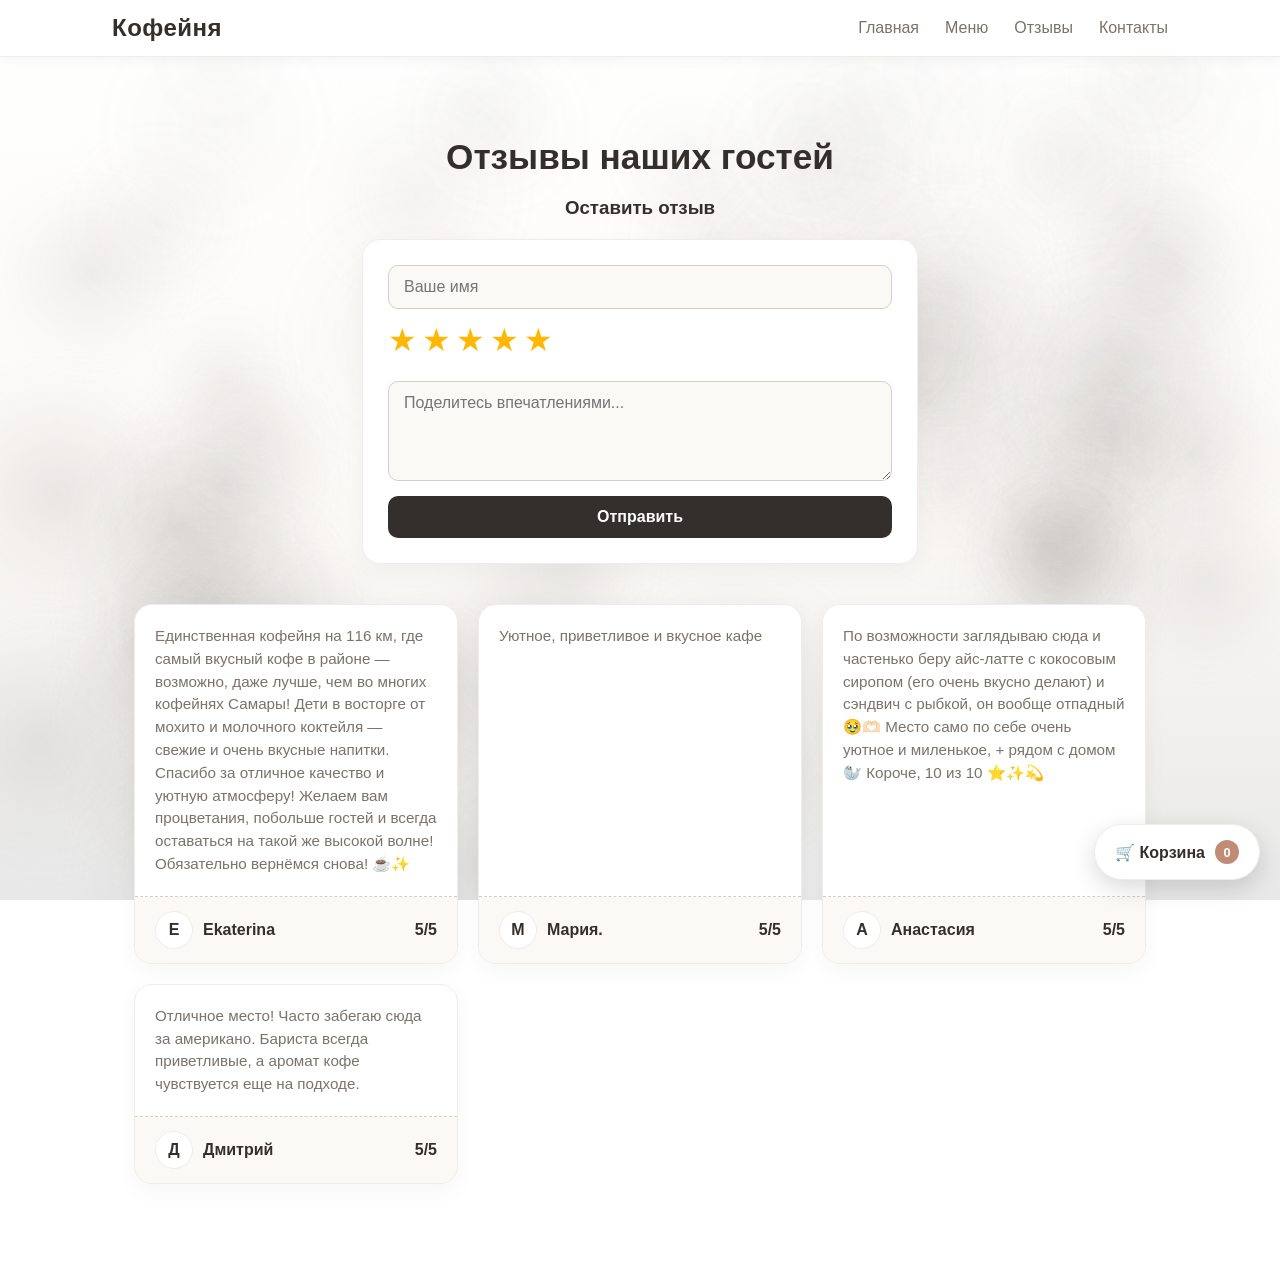
<file: html/reviews.html>
<!DOCTYPE html>
<html lang="ru">
<head>
    <link rel="stylesheet" href="../index.css"/>
    <meta charset="UTF-8">
    <meta name="viewport" content="width=device-width, initial-scale=1.0">
    <title>Кофейня - Отзывы</title>
</head>
<body>
    <canvas id="smoke-canvas"></canvas>

    <header>
        <div class="menu">
            <h1><a href="index.html" style="text-decoration:none; color:inherit;">Кофейня</a></h1>
            <button class="burger" aria-label="Открыть меню">
                <span></span><span></span><span></span>
            </button>
            <nav class="links">
                <a href="index.html">Главная</a>
                <a href="menu.html">Меню</a>
                <a href="reviews.html">Отзывы</a>
                <a href="index.html#contacts">Контакты</a>
            </nav>
        </div>
    </header>

    <main>
        <h2 class="page-title">Отзывы наших гостей</h2>
        
        <!-- Форма для нового отзыва -->
        <div class="review-form-container">
    <h3>Оставить отзыв</h3>
    <form id="review-form">
        <input type="text" id="review-name" placeholder="Ваше имя" required>
        
        <!-- Блок с оценкой -->
        <div class="rating-input" title="Выберите оценку">
            <input type="radio" id="star5" name="rating" value="5" checked />
            <label for="star5" title="5 звезд">★</label>
            
            <input type="radio" id="star4" name="rating" value="4" />
            <label for="star4" title="4 звезды">★</label>
            
            <input type="radio" id="star3" name="rating" value="3" />
            <label for="star3" title="3 звезды">★</label>
            
            <input type="radio" id="star2" name="rating" value="2" />
            <label for="star2" title="2 звезды">★</label>
            
            <input type="radio" id="star1" name="rating" value="1" />
            <label for="star1" title="1 звезда">★</label>
        </div>

        <textarea id="review-text" placeholder="Поделитесь впечатлениями..." rows="4" required></textarea>
        <button type="submit" class="submit-review-btn">Отправить</button>
    </form>
</div>

        <div class="reviews-grid" id="reviews-container">
            <!-- Существующие отзывы -->
            <div class="review-card">
                <div class="box">
                    <p>Единственная кофейня на 116 км, где самый вкусный кофе в районе — возможно, даже лучше, чем во многих кофейнях Самары! Дети в восторге от мохито и молочного коктейля — свежие и очень вкусные напитки. Спасибо за отличное качество и уютную атмосферу! Желаем вам процветания, побольше гостей и всегда оставаться на такой же высокой волне! Обязательно вернёмся снова! ☕✨</p>
                </div>
                <div class="user">
                    <div class="icon">Е</div>
                    <p>Ekaterina</p>
                    <p class="estimate">5/5</p>
                </div>
            </div>

            <div class="review-card">
                <div class="box">
                    <p>Уютное, приветливое и вкусное кафе</p>
                </div>
                <div class="user">
                    <div class="icon">М</div>
                    <p>Мария.</p>
                    <p class="estimate">5/5</p>
                </div>
            </div>

            <div class="review-card">
                <div class="box">
                    <p>По возможности заглядываю сюда и частенько беру айс-латте с кокосовым сиропом (его очень вкусно делают) и сэндвич с рыбкой, он вообще отпадный 🥹🫶🏻 Место само по себе очень уютное и миленькое, + рядом с домом🦭 Короче, 10 из 10 ⭐️✨💫</p>
                </div>
                <div class="user">
                    <div class="icon">А</div>
                    <p>Анастасия</p>
                    <p class="estimate">5/5</p>
                </div>
            </div>
            
            <div class="review-card">
                <div class="box">
                    <p>Отличное место! Часто забегаю сюда за американо. Бариста всегда приветливые, а аромат кофе чувствуется еще на подходе.</p>
                </div>
                <div class="user">
                    <div class="icon">Д</div>
                    <p>Дмитрий</p>
                    <p class="estimate">5/5</p>
                </div>
            </div>
        </div>
    </main>

    <!-- Виджет корзины (без изменений) -->
    <div class="cart-widget" onclick="toggleCart()">
        🛒 Корзина
        <span class="cart-count">0</span>
    </div>

<div class="cart-modal" id="cart-modal">
            <div class="cart-content">
            <h2 style="margin-top: 0; color: var(--text-main); flex-shrink: 0;">Ваш заказ</h2>
            
            <!-- Скроллируемая область -->
            <div class="cart-scroll-area">
                <div id="cart-items"></div>
                
                <div style="display: flex; justify-content: space-between; font-weight: bold; font-size: 1.1rem; margin-top: 15px; border-top: 1px solid var(--grey-light); padding-top: 15px;">
                    <span>Сумма:</span>
                    <span><span id="cart-total">0</span> ₽</span>
                </div>

                <!-- Блок выбора способа получения -->
                <div id="delivery-options" style="display: none; margin-top: 20px; background: var(--bg-main); padding: 15px; border-radius: 10px;">
                    <p style="font-weight: 600; margin: 0 0 10px;">Способ получения:</p>
                    <label style="display: flex; align-items: center; gap: 8px; margin-bottom: 10px; cursor: pointer;">
                        <input type="radio" name="delivery" value="pickup" checked>
                        Я сам заберу (бесплатно)
                    </label>
                    <label style="display: flex; align-items: center; gap: 8px; margin-bottom: 10px; cursor: pointer;">
                        <input type="radio" name="delivery" value="delivery">
                        Доставка (+500 ₽ за км)
                    </label>
                    
                    <!-- Блок для карты и адреса -->
                    <div id="map-wrapper" style="display: none; margin-top: 15px; position: relative;">
                        <p style="font-size: 0.9rem; color: var(--text-muted); margin-bottom: 8px;">
                            Введите адрес (расстояние посчитается автоматически):
                        </p>
                        
                        <div style="width: 100%; height: 180px; border-radius: 10px; overflow: hidden; border: 1px solid var(--grey-mid); margin-bottom: 10px;">
                            <iframe 
                                src="https://yandex.ru/map-widget/v1/?ll=50.083886%2C53.120302&z=13" 
                                width="100%" 
                                height="100%" 
                                frameborder="0"
                                allowfullscreen="true">
                            </iframe>
                        </div>
                        
                        <input type="text" id="delivery-address" placeholder="Улица, дом, квартира" style="width: 100%; padding: 10px; border: 1px solid var(--grey-mid); border-radius: 8px; font-family: inherit;">
                        
                        <div id="delivery-info" style="margin-top: 10px; font-size: 0.9rem; background: var(--white); padding: 10px; border-radius: 8px; border: 1px solid var(--grey-light); color: var(--text-main);">
                            Введите адрес для расчета стоимости доставки
                        </div>
                    </div>
                </div>
            </div>
            <!-- Конец скроллируемой области -->

            <!-- Кнопки всегда внизу -->
            <div style="flex-shrink: 0;">
                <button class="checkout-btn" onclick="checkout()" style="margin-top: 0;">Оформить заказ</button>
                <button style="width: 100%; margin-top: 10px; padding: 10px; background: none; border: none; cursor: pointer; color: var(--text-muted);" onclick="toggleCart()">Закрыть</button>
            </div>
        </div>
</div>

    <script src="../index.js"></script>
<script>
    // Логика добавления отзыва
    document.getElementById('review-form').addEventListener('submit', function(e) {
        e.preventDefault();
        
        const name = document.getElementById('review-name').value.trim();
        const text = document.getElementById('review-text').value.trim();
        
        // Получаем выбранную оценку (по умолчанию стоит 5)
        const ratingElement = document.querySelector('input[name="rating"]:checked');
        const rating = ratingElement ? ratingElement.value : '5';

        if (!name || !text) return;

        const container = document.getElementById('reviews-container');
        const newCard = document.createElement('div');
        newCard.className = 'review-card';
        newCard.innerHTML = `
            <div class="box">
                <p>${text}</p>
            </div>
            <div class="user">
                <div class="icon">${name.charAt(0).toUpperCase()}</div>
                <p>${name}</p>
                <p class="estimate">${rating}/5</p>
            </div>
        `;
        
        // Добавляем новый отзыв в начало списка
        container.prepend(newCard);
        
        // Очищаем форму и возвращаем оценку на 5
        this.reset();
    });
</script>
</body>
</html>
</file>
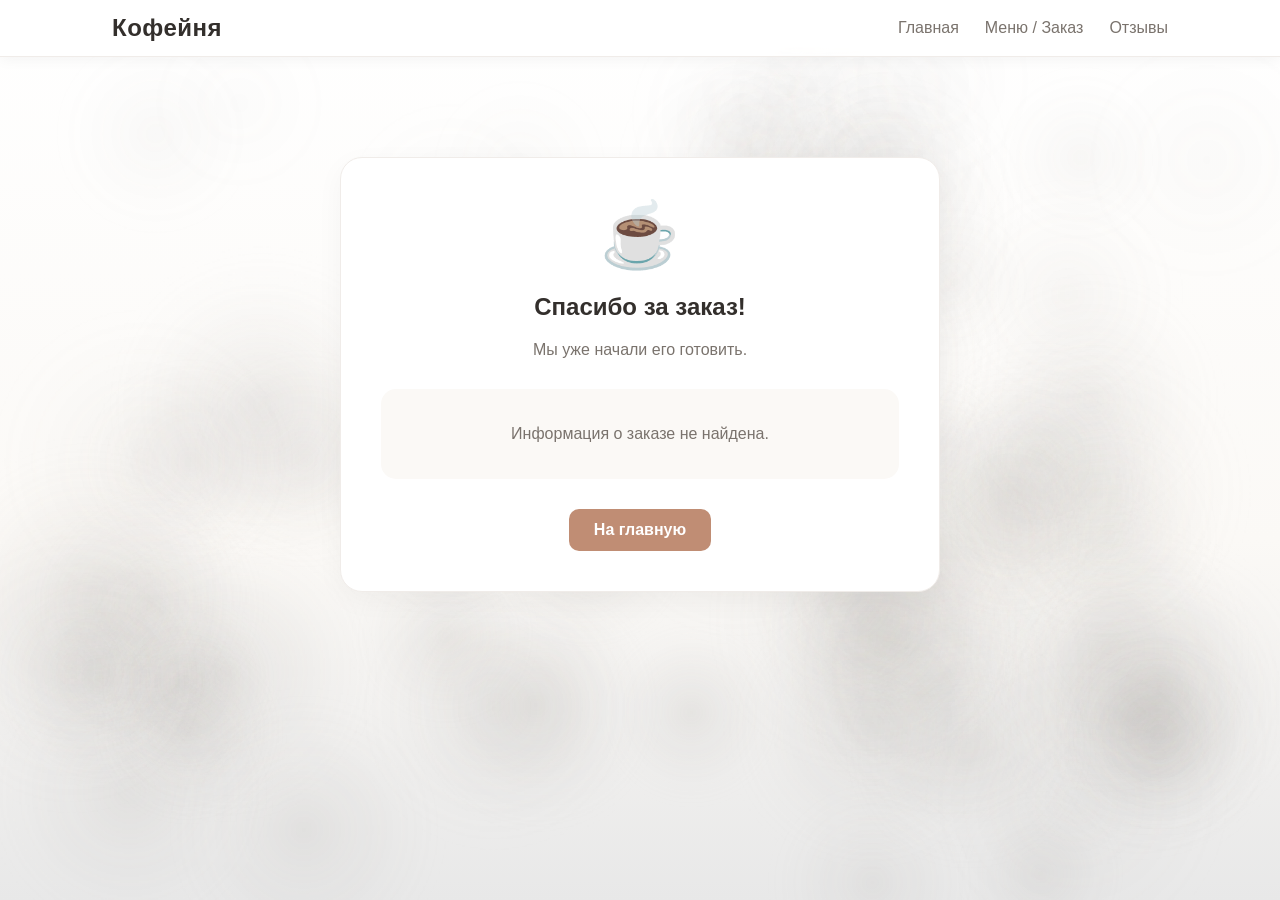
<file: html/success.html>
<!DOCTYPE html>
<html lang="ru">
<head>
    <link rel="stylesheet" href="../index.css"/>
    <meta charset="UTF-8">
    <meta name="viewport" content="width=device-width, initial-scale=1.0">
    <title>Заказ оформлен - Кофейня</title>
</head>
<body>
    <canvas id="smoke-canvas"></canvas>

    <header>
        <div class="menu">
            <h1><a href="index.html" style="text-decoration:none; color:inherit;">Кофейня</a></h1>
            <nav class="links">
                <a href="index.html">Главная</a>
                <a href="menu.html">Меню / Заказ</a>
                <a href="reviews.html">Отзывы</a>
            </nav>
        </div>
    </header>

    <main>
        <div style="max-width: 600px; margin: 60px auto; background: var(--white); padding: 40px; border-radius: 22px; border: 1px solid var(--grey-light); box-shadow: 0 8px 28px rgba(0, 0, 0, 0.04); text-align: center;">
            <div style="font-size: 4rem; margin-bottom: 20px;">☕</div>
            <h2 style="color: var(--text-main); margin-top: 0;">Спасибо за заказ!</h2>
            <p style="color: var(--text-muted); margin-bottom: 30px;">Мы уже начали его готовить.</p>

            <div id="order-details" style="text-align: left; background: var(--bg-main); padding: 20px; border-radius: 15px;">
                <!-- Сюда JS вставит детали заказа -->
            </div>

            <a href="index.html" style="display: inline-block; margin-top: 30px; background: var(--accent); color: white; padding: 12px 25px; text-decoration: none; border-radius: 10px; font-weight: bold;">На главную</a>
        </div>
    </main>

    <script src="../index.js"></script>
    <script>
        document.addEventListener('DOMContentLoaded', () => {
            const orderData = JSON.parse(localStorage.getItem('coffeeOrder'));
            const detailsContainer = document.getElementById('order-details');

            if (!orderData) {
                detailsContainer.innerHTML = '<p style="text-align:center; color:var(--text-muted);">Информация о заказе не найдена.</p>';
                return;
            }

            let itemsHtml = orderData.items.map(item => 
                `<div style="display:flex; justify-content:space-between; margin-bottom:8px;">
                    <span>${item.title} x${item.quantity}</span>
                    <span>${item.price * item.quantity} ₽</span>
                </div>`
            ).join('');

            let deliveryHtml = orderData.deliveryType === 'pickup' 
                ? '<p style="margin: 10px 0 0 0;"><strong>Самовывоз:</strong> Долотный переулок 11</p>'
                : `<p style="margin: 10px 0 0 0;"><strong>Доставка:</strong> ${orderData.address}</p>
                   <p style="margin: 5px 0 0 0; color: var(--text-muted);">Стоимость доставки: ${orderData.deliveryCost} ₽</p>`;

            detailsContainer.innerHTML = `
                <h3 style="margin-top: 0; border-bottom: 1px solid var(--grey-mid); padding-bottom: 10px;">Состав заказа</h3>
                ${itemsHtml}
                <div style="display:flex; justify-content:space-between; font-weight:bold; margin-top:10px; border-top: 1px dashed var(--grey-mid); padding-top:10px;">
                    <span>Товары:</span>
                    <span>${orderData.itemsTotal} ₽</span>
                </div>
                <div style="margin-top: 15px; border-top: 1px solid var(--grey-mid); padding-top: 15px;">
                    ${deliveryHtml}
                </div>
                <div style="display:flex; justify-content:space-between; font-weight:bold; font-size:1.3rem; margin-top:15px; color:var(--accent);">
                    <span>Итого:</span>
                    <span>${orderData.grandTotal} ₽</span>
                </div>
            `;

            // Очищаем данные после отображения
            localStorage.removeItem('coffeeOrder');
        });
    </script>
</body>
</html>
</file>
<file: index.css>
:root {
    --white: #ffffff;
    --bg-main: #fbf9f6;
    --grey-light: #f0ece9;
    --grey-mid: #d6cfc9;
    --text-main: #332f2c;
    --text-muted: #7a736d;
    --accent: #c08d74;
}

* { box-sizing: border-box; }

html {
    scroll-behavior: smooth;
}

html, body {
    margin: 0;
    padding: 0;
    font-family: "Segoe UI", "Helvetica Neue", Arial, sans-serif;
    color: var(--text-main);
    background: linear-gradient(180deg, var(--white) 0%, var(--bg-main) 60%, #e8e8e8 100%);
    background-attachment: fixed;
    min-height: 100vh;
}

/* Canvas дымка */
#smoke-canvas {
    position: fixed;
    inset: 0;
    width: 100%;
    height: 100%;
    pointer-events: none;
    z-index: 0;
}

header, main, footer { position: relative; z-index: 1; }

/* Отступы при прокрутке к якорям */
#offer,
#why-us,
#users-translator,
#contacts {
    scroll-margin-top: 100px;
}

/* ===== HEADER / МЕНЮ ===== */
header {
    position: sticky;
    top: 0;
    z-index: 100;
    backdrop-filter: blur(10px);
    background: rgba(255, 255, 255, 0.85);
    box-shadow: 0 2px 14px rgba(0, 0, 0, 0.05);
    border-bottom: 1px solid var(--grey-light);
}

.menu {
    max-width: 1100px;
    margin: 0 auto;
    padding: 14px 22px;
    display: flex;
    align-items: center;
    justify-content: space-between;
    gap: 16px;
}

.menu h1 {
    margin: 0;
    font-size: 1.5rem;
    color: var(--text-main);
    letter-spacing: 0.5px;
}

.links { display: flex; gap: 26px; }

.links a {
    text-decoration: none;
    color: var(--text-muted);
    font-weight: 500;
    position: relative;
    transition: color .25s;
}

.links a::after {
    content: "";
    position: absolute;
    left: 0;
    bottom: -4px;
    width: 0;
    height: 2px;
    background: var(--text-main);
    transition: width .3s;
}

.links a:hover { color: var(--text-main); }
.links a:hover::after { width: 100%; }

.burger {
    display: none;
    flex-direction: column;
    justify-content: space-between;
    width: 30px;
    height: 22px;
    background: none;
    border: none;
    cursor: pointer;
    padding: 0;
}
.burger span {
    display: block;
    height: 3px;
    width: 100%;
    background: var(--text-main);
    border-radius: 3px;
    transition: transform .3s, opacity .3s;
}
.burger.active span:nth-child(1) { transform: translateY(9.5px) rotate(45deg); }
.burger.active span:nth-child(2) { opacity: 0; }
.burger.active span:nth-child(3) { transform: translateY(-9.5px) rotate(-45deg); }

/* ===== MAIN & OFFER ===== */
main { max-width: 1100px; margin: 0 auto; padding: 40px 22px; }

.offer {
    display: flex;
    align-items: center;
    gap: 32px;
    text-align: left;
    background: var(--white);
    border: 1px solid var(--grey-light);
    border-radius: 22px;
    padding: 26px;
    margin-bottom: 50px;
    box-shadow: 0 8px 28px rgba(0, 0, 0, 0.04);
}

.offer img {
    width: 45%;
    max-width: 480px;
    border-radius: 16px;
    display: block;
    object-fit: cover;
}

.offer-text { flex: 1; }

.offer h3 {
    color: var(--text-main);
    margin: 0 0 10px;
    font-size: 1.5rem;
}

.offer p { margin: 0; line-height: 1.5; color: var(--text-muted); }

/* ===== WHY US ===== */
.why-us { text-align: center; margin-bottom: 60px; }
.why-us > h2 {
    font-size: 2rem;
    color: var(--text-main);
    margin-bottom: 30px;
}

.inline-blocks-why-us {
    display: flex;
    justify-content: center;
    align-items: stretch;
    gap: 22px;
    flex-wrap: wrap;
}

.why-us-block {
    flex: 1 1 240px;
    max-width: 300px;
    background: var(--white);
    border: 1px solid var(--grey-light);
    border-radius: 18px;
    padding: 22px 18px;
    text-align: center;
    transition: transform .3s, box-shadow .3s;
}
.why-us-block:hover {
    transform: translateY(-6px);
    box-shadow: 0 12px 26px rgba(0, 0, 0, 0.06);
}
.why-us-block h2 {
    font-size: 2.6rem;
    color: var(--text-muted);
    margin: 0 0 12px;
}
.why-us-block hr {
    border: none;
    height: 2px;
    background: var(--grey-mid);
    width: 70%;
    margin: 0 auto 14px;
    border-radius: 2px;
}
.why-us-block p { margin: 0; line-height: 1.45; color: var(--text-muted); }

/* ===== ОТЗЫВЫ ===== */
.users-translator { margin-bottom: 60px; }
.reviews-title {
    text-align: center;
    font-size: 2rem;
    color: var(--text-main);
    margin-bottom: 30px;
}

.inline-translator {
    display: flex;
    gap: 22px;
    justify-content: center;
    align-items: stretch;
    flex-wrap: wrap;
}

.review-card {
    flex: 1 1 300px;
    max-width: 340px;
    display: flex;
    flex-direction: column;
    background: var(--white);
    border: 1px solid var(--grey-light);
    border-radius: 18px;
    box-shadow: 0 8px 24px rgba(0, 0, 0, 0.04);
    transition: transform .3s;
}
.review-card:hover { transform: translateY(-4px); }

.review-card .box {
    padding: 20px;
    flex: 1;
    border-bottom: 1px dashed var(--grey-mid);
    line-height: 1.5;
    font-size: .95rem;
    color: var(--text-muted);
    height: auto !important;
    max-height: none !important;
    overflow: visible !important;
}

.review-card .box p { margin: 0; }

.review-card .user {
    display: flex;
    align-items: center;
    gap: 10px;
    padding: 14px 20px;
    background: var(--bg-main);
    flex-shrink: 0;
    border-radius: 0 0 18px 18px;
}

.review-card .icon {
    width: 38px;
    height: 38px;
    border-radius: 50%;
    background: var(--white);
    border: 1px solid var(--grey-light);
    color: var(--text-main);
    display: flex;
    align-items: center;
    justify-content: center;
    font-weight: 600;
    font-size: 1rem;
    flex-shrink: 0;
    text-transform: uppercase;
}

.review-card .user p { margin: 0; font-weight: 600; color: var(--text-main); }
.review-card .estimate {
    margin-left: auto !important;
    color: var(--text-main);
    font-weight: 700;
}

/* ===== FOOTER ===== */
footer {
    background: var(--white);
    border-top: 1px solid var(--grey-light);
    padding: 34px 22px;
}
.map-and-contacts {
    max-width: 1100px;
    margin: 0 auto;
    display: flex;
    gap: 26px;
    flex-wrap: wrap;
    align-items: center;
}
.map { flex: 1 1 420px; }
.map iframe {
    border-radius: 16px;
    display: block;
    border: 1px solid var(--grey-light);
}
.contacts {
    flex: 1 1 260px;
    background: var(--bg-main);
    border: 1px solid var(--grey-light);
    border-radius: 16px;
    padding: 22px;
    align-self: center;
}
.contacts p { margin: 0 0 12px; color: var(--text-muted); }
.contacts p:last-child { margin-bottom: 0; }

/* ===== СТРАНИЦА МЕНЮ ===== */
.page-title {
    text-align: center;
    font-size: 2.2rem;
    color: var(--text-main);
    margin: 40px 0 20px;
}

.menu-grid {
    display: grid;
    grid-template-columns: repeat(auto-fill, minmax(280px, 1fr));
    gap: 24px;
    max-width: 1100px;
    margin: 0 auto;
    padding: 0 22px 60px;
}

.product-card {
    background: var(--white);
    border: 1px solid var(--grey-light);
    border-radius: 18px;
    overflow: hidden;
    display: flex;
    flex-direction: column;
    transition: transform 0.3s, box-shadow 0.3s;
}

.product-card:hover {
    transform: translateY(-5px);
    box-shadow: 0 10px 30px rgba(0,0,0,0.06);
}

.product-img {
    height: 200px;
    background-color: var(--grey-light);
    object-fit: cover;
    width: 100%;
}

.product-info {
    padding: 20px;
    display: flex;
    flex-direction: column;
    flex: 1;
}

.product-title {
    font-size: 1.2rem;
    margin: 0 0 8px;
    color: var(--text-main);
}

.product-desc {
    font-size: 0.9rem;
    color: var(--text-muted);
    margin: 0 0 15px;
    flex: 1;
}

.product-bottom {
    display: flex;
    justify-content: space-between;
    align-items: center;
    margin-top: auto;
}

.product-price {
    font-size: 1.3rem;
    font-weight: 700;
    color: var(--accent);
}

.add-to-cart-btn {
    background: var(--text-main);
    color: var(--white);
    border: none;
    padding: 8px 16px;
    border-radius: 8px;
    cursor: pointer;
    font-weight: 600;
    transition: background 0.2s;
}

.add-to-cart-btn:hover {
    background: var(--accent);
}

/* ===== КОРЗИНА ===== */
.cart-widget {
    position: fixed;
    bottom: 20px;
    right: 20px;
    background: var(--white);
    border: 1px solid var(--grey-light);
    padding: 15px 20px;
    border-radius: 50px;
    box-shadow: 0 8px 24px rgba(0,0,0,0.15);
    display: flex;
    align-items: center;
    gap: 10px;
    cursor: pointer;
    z-index: 1000;
    font-weight: 600;
    color: var(--text-main);
    transition: transform 0.2s;
}

.cart-widget:hover {
    transform: scale(1.05);
}

.cart-count {
    background: var(--accent);
    color: white;
    border-radius: 50%;
    width: 24px;
    height: 24px;
    display: flex;
    align-items: center;
    justify-content: center;
    font-size: 0.8rem;
}

/* Модальное окно корзины */
.cart-modal {
    position: fixed;
    inset: 0;
    background: rgba(0,0,0,0.5);
    display: none;
    justify-content: center;
    align-items: center;
    z-index: 2000;
    padding: 20px;
}

.cart-modal.active {
    display: flex;
}

.cart-content {
    background: var(--white);
    padding: 25px;
    border-radius: 20px;
    width: 100%;
    max-width: 500px;
    max-height: 90vh; /* Ограничиваем высоту окна 90% от высоты экрана */
    display: flex;
    flex-direction: column; /* Делаем колонку */
}

.cart-scroll-area {
    overflow-y: auto;
    flex: 1; /* Занимает все свободное место */
    margin-bottom: 15px;
    padding-right: 5px; /* Место под скроллбар */
}

.cart-scroll-area::-webkit-scrollbar { width: 6px; }
.cart-scroll-area::-webkit-scrollbar-track { background: transparent; }
.cart-scroll-area::-webkit-scrollbar-thumb { background: var(--grey-light); border-radius: 10px; }
.cart-scroll-area::-webkit-scrollbar-thumb:hover { background: var(--grey-mid); }

.cart-item {
    display: flex;
    justify-content: space-between;
    border-bottom: 1px dashed var(--grey-mid);
    padding: 15px 0;
}

.cart-item-title {
    font-weight: 600;
    margin: 0;
}

.cart-item-price {
    color: var(--accent);
    font-weight: 700;
}

.checkout-btn {
    display: block;
    width: 100%;
    background: var(--accent);
    color: white;
    text-align: center;
    padding: 15px;
    border-radius: 10px;
    border: none;
    font-size: 1.1rem;
    cursor: pointer;
    margin-top: 20px;
    transition: background 0.2s;
}

.checkout-btn:hover {
    background: var(--text-main);
}

/* ===== СТРАНИЦА ОТЗЫВОВ ===== */
.reviews-grid {
    display: grid;
    grid-template-columns: repeat(auto-fill, minmax(320px, 1fr));
    gap: 20px;
    max-width: 1100px;
    margin: 0 auto;
    padding: 0 22px 60px;
}

/* ===== МОБИЛЬНАЯ ВЕРСИЯ ===== */
@media (max-width: 768px) {
    .burger { display: flex; }

    .links {
        position: absolute;
        top: 100%;
        left: 0;
        right: 0;
        flex-direction: column;
        gap: 0;
        background: rgba(255, 255, 255, 0.98);
        backdrop-filter: blur(10px);
        border-bottom: 1px solid var(--grey-light);
        max-height: 0;
        overflow: hidden;
        transition: max-height .35s ease;
    }
    .links.open { max-height: 300px; }
    .links a {
        padding: 16px 22px;
        border-top: 1px solid var(--bg-main);
    }
    .links a::after { display: none; }

    .offer {
        flex-direction: column;
        text-align: center;
        gap: 20px;
    }
    .offer img { width: 100%; max-width: 100%; }

    .why-us-block, .review-card { max-width: 100%; }

    main { padding: 26px 16px; }
    .why-us > h2, .reviews-title { font-size: 1.6rem; }
    
    .cart-widget {
        bottom: 15px;
        right: 15px;
        padding: 12px 16px;
        font-size: 0.9rem;
    }
}
/* ===== ФОРМА ОТЗЫВОВ ===== */
.review-form-container {
    max-width: 600px;
    margin: 0 auto 40px;
    padding: 0 22px;
}

.review-form-container h3 {
    text-align: center;
    color: var(--text-main);
    margin-bottom: 20px;
}

#review-form {
    display: flex;
    flex-direction: column;
    gap: 15px;
    background: var(--white);
    padding: 25px;
    border-radius: 18px;
    border: 1px solid var(--grey-light);
    box-shadow: 0 8px 24px rgba(0, 0, 0, 0.04);
}

#review-form input,
#review-form textarea {
    width: 100%;
    padding: 12px 15px;
    border: 1px solid var(--grey-mid);
    border-radius: 10px;
    font-family: inherit;
    font-size: 1rem;
    color: var(--text-main);
    background: var(--bg-main);
    transition: border-color 0.2s;
}

#review-form input:focus,
#review-form textarea:focus {
    outline: none;
    border-color: var(--accent);
}

#review-form textarea {
    resize: vertical;
    min-height: 100px;
}

.submit-review-btn {
    background: var(--text-main);
    color: var(--white);
    border: none;
    padding: 12px;
    border-radius: 10px;
    font-size: 1rem;
    font-weight: 600;
    cursor: pointer;
    transition: background 0.2s;
}

.submit-review-btn:hover {
    background: var(--accent);
}

/* ===== ЗВЕЗДЫ ДЛЯ ОЦЕНКИ ===== */
.rating-input {
    display: flex;
    flex-direction: row-reverse; /* Чтобы подсветка работала слева направо */
    justify-content: flex-end;
    gap: 5px;
    margin-bottom: 10px;
}

.rating-input input {
    display: none; /* Скрываем сами радио-кнопки */
}

.rating-input label {
    font-size: 2rem;
    color: var(--grey-mid);
    cursor: pointer;
    transition: color 0.2s;
    line-height: 1;
}

/* При наведении и при выборе подсвечиваем звезду и все предыдущие */
.rating-input input:checked ~ label,
.rating-input label:hover,
.rating-input label:hover ~ label {
    color: #ffb703; /* Золотистый цвет для звезд */
}
</file>
